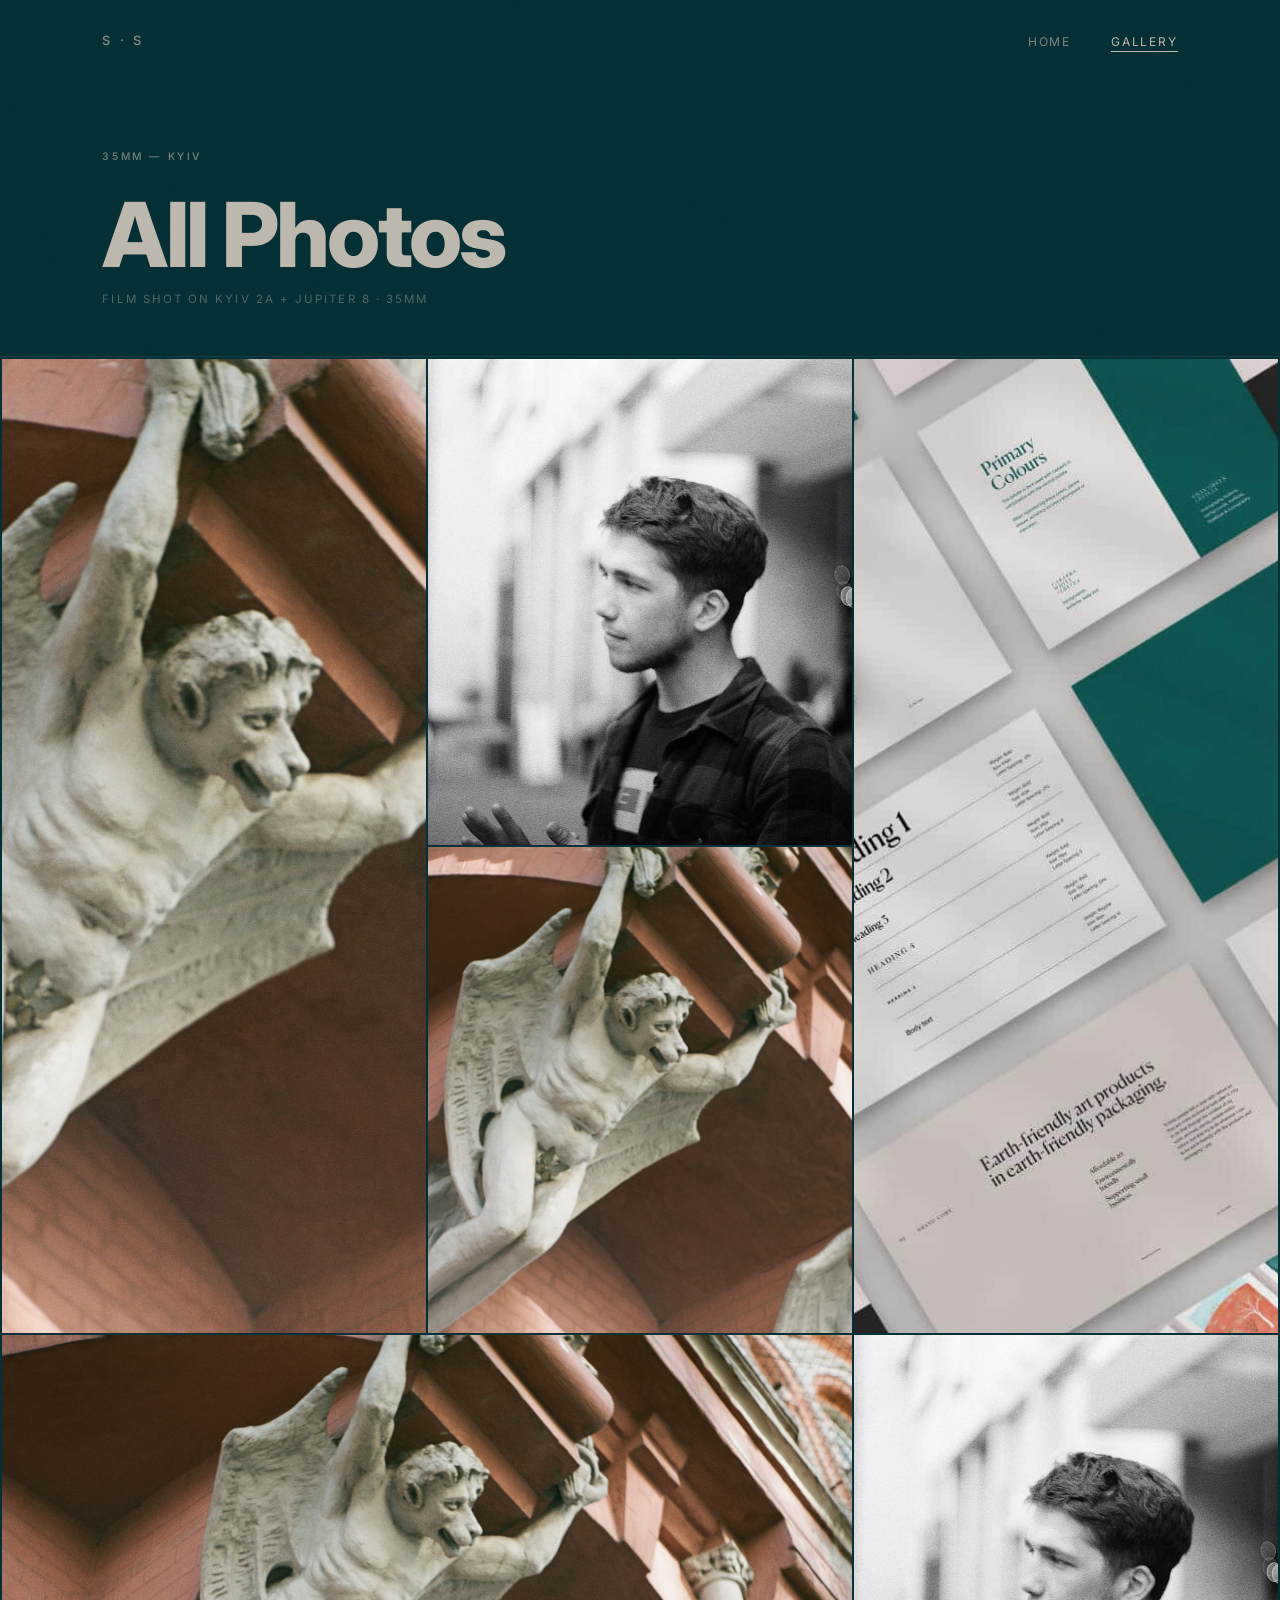
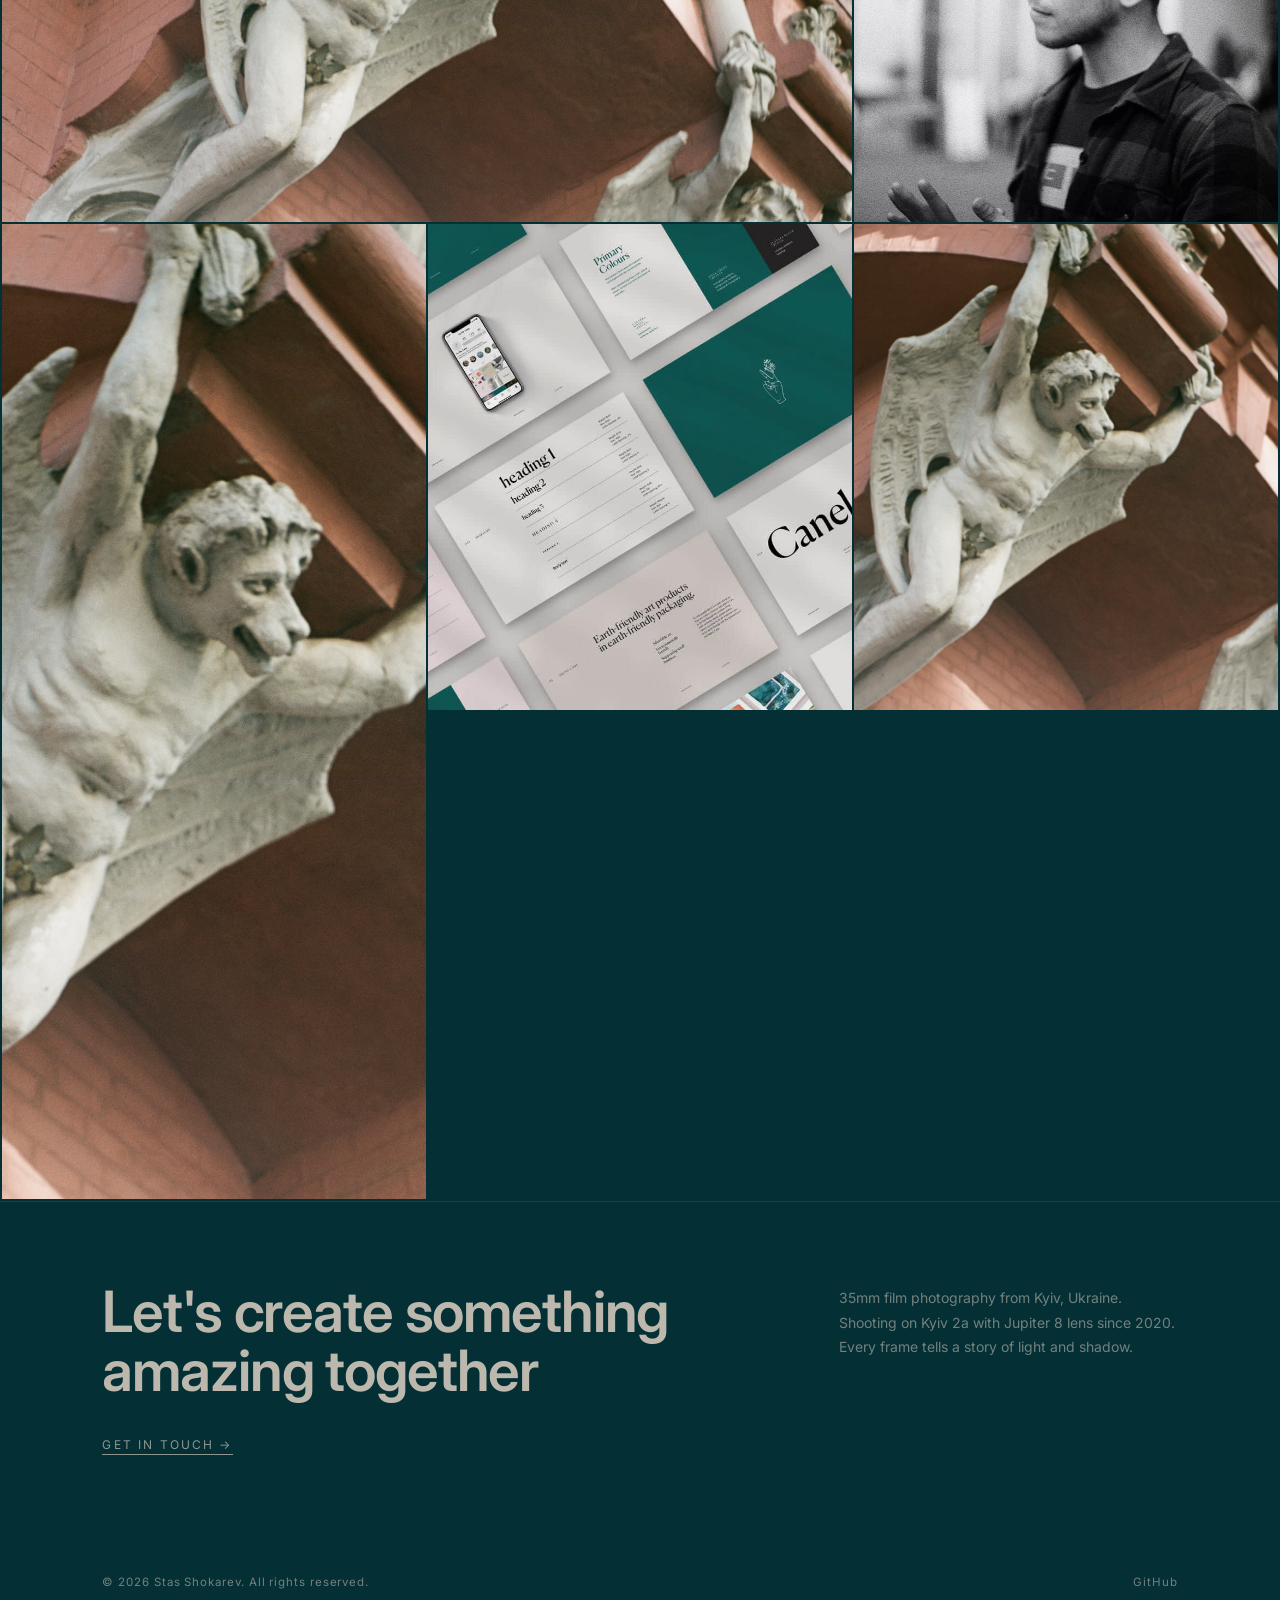
<file: gallery.html>
<!doctype html>
<html lang="en">
  <head>
    <meta charset="UTF-8" />
    <meta name="viewport" content="width=device-width, initial-scale=1.0" />
    <link rel="preconnect" href="https://fonts.googleapis.com" />
    <link rel="preconnect" href="https://fonts.gstatic.com" crossorigin />
    <link
      href="https://fonts.googleapis.com/css2?family=Inter:wght@300;400;500;600;700;800;900&display=swap"
      rel="stylesheet"
    />
    <link rel="stylesheet" href="style.css" />
    <link rel="stylesheet" href="gallery.css" />
    <title>Gallery — Stas Shokarev</title>
  </head>
  <body class="gallery-page">

    <header>
      <nav class="nav-container">
        <a href="index.html" class="nav-logo">S · S</a>
        <ul class="nav-list">
          <li><a href="index.html">Home</a></li>
          <li><a href="gallery.html" class="nav-active">Gallery</a></li>
        </ul>
      </nav>
    </header>

    <main class="gallery-main">

      <div class="gallery-header">
        <span class="section-label">35mm — Kyiv</span>
        <h1 class="gallery-title">All Photos</h1>
        <p class="gallery-sub">Film shot on Kyiv 2a + Jupiter 8 · 35mm</p>
      </div>

      <div class="photo-grid">

        <a href="photo.html" class="grid-item grid-item--tall">
          <div class="grid-item__img-wrap">
            <img src="image-placeholder.jpg" alt="Kyiv, 2024" loading="lazy" />
          </div>
          <div class="grid-item__overlay">
            <span class="grid-item__location">Kyiv, 2024</span>
            <span class="grid-item__num">01</span>
          </div>
        </a>

        <a href="photo.html" class="grid-item">
          <div class="grid-item__img-wrap">
            <img src="1.jpg" alt="Kyiv, 2023" loading="lazy" />
          </div>
          <div class="grid-item__overlay">
            <span class="grid-item__location">Kyiv, 2023</span>
            <span class="grid-item__num">02</span>
          </div>
        </a>

        <a href="photo.html" class="grid-item grid-item--tall">
          <div class="grid-item__img-wrap">
            <img src="To-The-Trees-branding-1.jpg" alt="Kyiv, 2023" loading="lazy" />
          </div>
          <div class="grid-item__overlay">
            <span class="grid-item__location">Kyiv, 2023</span>
            <span class="grid-item__num">03</span>
          </div>
        </a>

        <a href="photo.html" class="grid-item">
          <div class="grid-item__img-wrap">
            <img src="image-placeholder.jpg" alt="Kyiv, 2024" loading="lazy" />
          </div>
          <div class="grid-item__overlay">
            <span class="grid-item__location">Kyiv, 2024</span>
            <span class="grid-item__num">04</span>
          </div>
        </a>

        <a href="photo.html" class="grid-item grid-item--wide">
          <div class="grid-item__img-wrap">
            <img src="image-placeholder.jpg" alt="Kyiv, 2022" loading="lazy" />
          </div>
          <div class="grid-item__overlay">
            <span class="grid-item__location">Kyiv, 2022</span>
            <span class="grid-item__num">05</span>
          </div>
        </a>

        <a href="photo.html" class="grid-item">
          <div class="grid-item__img-wrap">
            <img src="1.jpg" alt="Kyiv, 2024" loading="lazy" />
          </div>
          <div class="grid-item__overlay">
            <span class="grid-item__location">Kyiv, 2024</span>
            <span class="grid-item__num">06</span>
          </div>
        </a>

        <a href="photo.html" class="grid-item grid-item--tall">
          <div class="grid-item__img-wrap">
            <img src="image-placeholder.jpg" alt="Kyiv, 2021" loading="lazy" />
          </div>
          <div class="grid-item__overlay">
            <span class="grid-item__location">Kyiv, 2021</span>
            <span class="grid-item__num">07</span>
          </div>
        </a>

        <a href="photo.html" class="grid-item">
          <div class="grid-item__img-wrap">
            <img src="To-The-Trees-branding-1.jpg" alt="Kyiv, 2022" loading="lazy" />
          </div>
          <div class="grid-item__overlay">
            <span class="grid-item__location">Kyiv, 2022</span>
            <span class="grid-item__num">08</span>
          </div>
        </a>

        <a href="photo.html" class="grid-item">
          <div class="grid-item__img-wrap">
            <img src="image-placeholder.jpg" alt="Kyiv, 2020" loading="lazy" />
          </div>
          <div class="grid-item__overlay">
            <span class="grid-item__location">Kyiv, 2020</span>
            <span class="grid-item__num">09</span>
          </div>
        </a>

      </div>
    </main>

    <footer data-textcolor="#bcb8ad" data-bgcolor="#032f35" class="footer">
      <div class="footer__wrapper">
        <div class="footer__column footer__column--primary">
          <h3 class="footer__title">
            Let's create something<br />amazing together
          </h3>
          <a href="mailto:kievonfire@gmail.com" class="footer__cta">Get in touch →</a>
        </div>
        <div class="footer__column footer__column--secondary">
          <p class="footer__text">
            35mm film photography from Kyiv, Ukraine. Shooting on Kyiv 2a with
            Jupiter 8 lens since 2020. Every frame tells a story of light and shadow.
          </p>
        </div>
        <div class="footer__copyright">
          <span>© <span data-current-year>2025</span> Stas Shokarev. All rights reserved.</span>
          <a href="https://github.com/microna">GitHub</a>
        </div>
      </div>
    </footer>
    <script>
      document.querySelectorAll("[data-current-year]").forEach((el) => {
        el.textContent = new Date().getFullYear();
      });
    </script>

  </body>
</html>
</file>
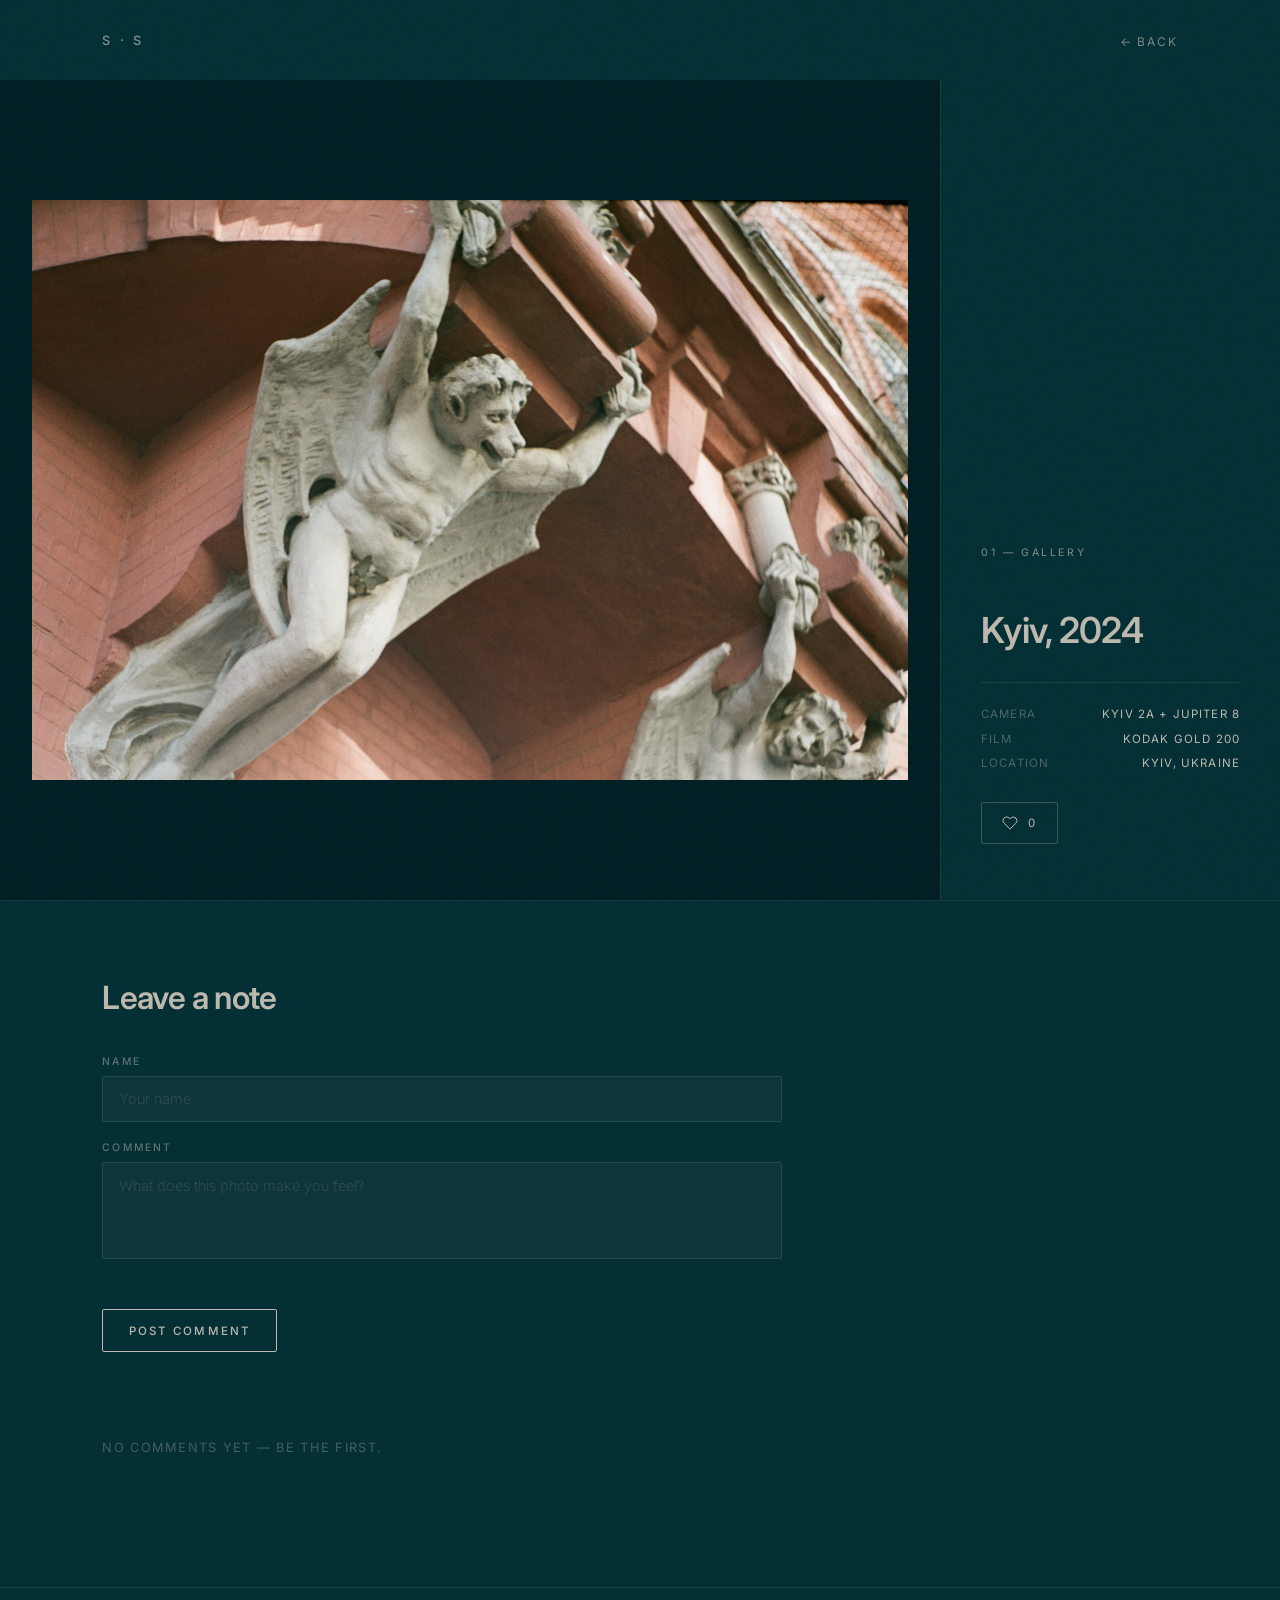
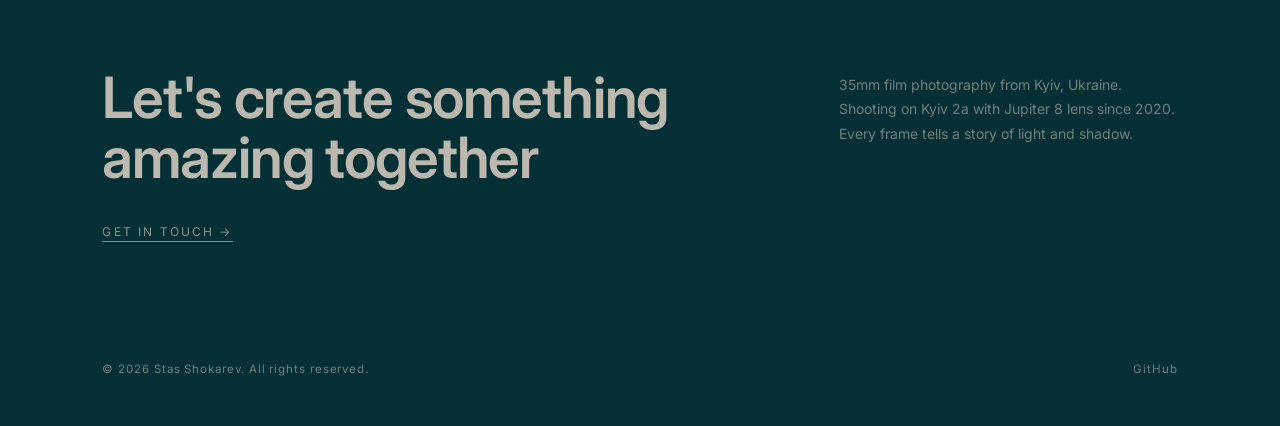
<file: photo.html>
<!doctype html>
<html lang="en">
  <head>
    <meta charset="UTF-8" />
    <meta name="viewport" content="width=device-width, initial-scale=1.0" />
    <link rel="preconnect" href="https://fonts.googleapis.com" />
    <link rel="preconnect" href="https://fonts.gstatic.com" crossorigin />
    <link
      href="https://fonts.googleapis.com/css2?family=Inter:wght@300;400;500;600;700;800;900&display=swap"
      rel="stylesheet"
    />
    <link rel="stylesheet" href="style.css" />
    <link rel="stylesheet" href="photo.css" />
    <title>Kyiv, 2024 — Stas Shokarev</title>
  </head>
  <body class="photo-page">
    <!-- Film grain (inherited from style.css body::after) -->

    <header>
      <nav class="nav-container">
        <a href="index.html" class="nav-logo">S · S</a>
        <ul class="nav-list">
          <li><a href="index.html">← Back</a></li>
        </ul>
      </nav>
    </header>

    <main class="photo-main">

      <!-- Photo hero -->
      <section class="photo-hero">
        <div class="photo-hero__image-wrap">
          <button type="button" class="photo-hero__open" id="openLightbox" aria-label="View photo full size">
            <img
              src="image-placeholder.jpg"
              data-full="image-placeholder.jpg"
              alt="Kyiv, 2024"
              class="photo-hero__img"
            />
            <span class="photo-hero__hint" aria-hidden="true">View full size</span>
          </button>
        </div>
        <div class="photo-hero__meta">
          <span class="section-label">01 — Gallery</span>
          <h1 class="photo-title">Kyiv, 2024</h1>
          <ul class="photo-details">
            <li><span>Camera</span>Kyiv 2a + Jupiter 8</li>
            <li><span>Film</span>Kodak Gold 200</li>
            <li><span>Location</span>Kyiv, Ukraine</li>
          </ul>
          <button class="like-btn" id="likeBtn" aria-label="Like this photo">
            <svg class="like-btn__icon" viewBox="0 0 24 24" fill="none" xmlns="http://www.w3.org/2000/svg">
              <path d="M20.84 4.61a5.5 5.5 0 0 0-7.78 0L12 5.67l-1.06-1.06a5.5 5.5 0 0 0-7.78 7.78l1.06 1.06L12 21.23l7.78-7.78 1.06-1.06a5.5 5.5 0 0 0 0-7.78z"
                stroke="currentColor" stroke-width="1.5" stroke-linecap="round" stroke-linejoin="round"/>
            </svg>
            <span class="like-btn__count" id="likeCount">0</span>
          </button>
        </div>
      </section>

      <!-- Comments -->
      <section class="comments-section">
        <div class="comments-inner">
          <h2 class="comments-heading">Leave a note</h2>

          <form class="comment-form" id="commentForm" novalidate>
            <div class="form-row">
              <div class="form-group">
                <label for="commentName">Name</label>
                <input type="text" id="commentName" placeholder="Your name" maxlength="60" autocomplete="off" />
              </div>
            </div>
            <div class="form-group">
              <label for="commentText">Comment</label>
              <textarea id="commentText" placeholder="What does this photo make you feel?" maxlength="500" rows="4"></textarea>
            </div>
            <p class="form-error" id="formError" aria-live="polite"></p>
            <button type="submit" class="primary-button submit-btn">Post comment</button>
          </form>

          <div class="comments-list" id="commentsList">
            <!-- rendered by photo.js -->
          </div>
        </div>
      </section>

    </main>

    <!-- Fullscreen viewer: opened by clicking the photo, driven by photo.js -->
    <div class="lightbox" id="lightbox" role="dialog" aria-modal="true" aria-label="Photo viewer" hidden>
      <div class="lightbox__stage" id="lightboxStage">
        <img class="lightbox__img" id="lightboxImg" alt="" draggable="false" />
        <p class="lightbox__status" aria-live="polite">Loading…</p>
      </div>
      <div class="lightbox__bar">
        <p class="lightbox__hint">
          <span class="lightbox__hint--pointer">Click or scroll to zoom · Drag to pan · Esc to close</span>
          <span class="lightbox__hint--touch">Pinch or tap to zoom · Drag to pan</span>
        </p>
        <div class="lightbox__controls">
          <button type="button" class="lightbox__btn" data-action="zoom-out" aria-label="Zoom out">−</button>
          <span class="lightbox__zoom" id="lightboxZoom" aria-live="polite"></span>
          <button type="button" class="lightbox__btn" data-action="zoom-in" aria-label="Zoom in">+</button>
          <button type="button" class="lightbox__btn" data-action="fit">Fit</button>
          <button type="button" class="lightbox__btn" data-action="close" aria-label="Close viewer">Close ✕</button>
        </div>
      </div>
    </div>

    <footer data-textcolor="#bcb8ad" data-bgcolor="#032f35" class="footer">
      <div class="footer__wrapper">
        <div class="footer__column footer__column--primary">
          <h3 class="footer__title">
            Let's create something<br />amazing together
          </h3>
          <a href="mailto:kievonfire@gmail.com" class="footer__cta">Get in touch →</a>
        </div>
        <div class="footer__column footer__column--secondary">
          <p class="footer__text">
            35mm film photography from Kyiv, Ukraine. Shooting on Kyiv 2a with
            Jupiter 8 lens since 2020. Every frame tells a story of light and shadow.
          </p>
        </div>
        <div class="footer__copyright">
          <span>© <span data-current-year>2025</span> Stas Shokarev. All rights reserved.</span>
          <a href="https://github.com/microna">GitHub</a>
        </div>
      </div>
    </footer>
    <script>
      document.querySelectorAll("[data-current-year]").forEach((el) => {
        el.textContent = new Date().getFullYear();
      });
    </script>

    <script src="photo.js"></script>
  </body>
</html>
</file>
<file: style.css>
/* ── Variables ── */
:root {
  --font-display: 'Inter', sans-serif;
  --font-body: 'Inter', sans-serif;
  --text-color: #bcb8ad;
  --bg-color: #032f35;
  --ease: cubic-bezier(0.25, 0.46, 0.45, 0.94);

  /* Grid — every section's content sits between the two gutters */
  --gutter: 8vw;

  /* Type scale */
  --fs-display: clamp(4.5rem, 10.5vw, 12rem);
  --fs-h2: clamp(2.25rem, 1rem + 3.2vw, 4rem);
  --fs-eyebrow: 0.65rem;
  --ls-eyebrow: 0.25em;

  /* Minimum opacity for any readable text */
  --text-muted: 0.6;

  /* Button */
  --btn-height: 43px;
  --btn-font-size: 0.72rem;
}

/* ── Locomotive Scroll ── */
html.has-scroll-smooth { overflow: hidden; }
html.has-scroll-dragging { user-select: none; }
.has-scroll-smooth body { overflow: hidden; }

/* ── Reset ── */
*, *::before, *::after {
  box-sizing: border-box;
  margin: 0;
  padding: 0;
}

html {
  overscroll-behavior: none;
}

body {
  font-family: var(--font-body);
  color: var(--text-color);
  background: var(--bg-color);
  transition: background-color 0.6s var(--ease), color 0.6s var(--ease);
  overflow-x: hidden;
  max-width: 100%;
  overscroll-behavior: none;
}

a {
  text-decoration: none;
  color: inherit;
}

ul { list-style: none; }

/* Film grain */
body::after {
  content: '';
  position: fixed;
  inset: 0;
  background-image: url("data:image/svg+xml,%3Csvg viewBox='0 0 200 200' xmlns='http://www.w3.org/2000/svg'%3E%3Cfilter id='n'%3E%3CfeTurbulence type='fractalNoise' baseFrequency='0.85' numOctaves='4' stitchTiles='stitch'/%3E%3C/filter%3E%3Crect width='100%25' height='100%25' filter='url(%23n)' opacity='0.06'/%3E%3C/svg%3E");
  pointer-events: none;
  z-index: 9999;
  opacity: 0.18;
  mix-blend-mode: overlay;
}

/* ── Typography ── */
h2 {
  font-family: var(--font-display);
  font-size: var(--fs-h2);
  font-weight: 600;
  line-height: 1.05;
  letter-spacing: -0.02em;
}

/* Shared eyebrow label: "01 — Gallery" */
.section-label {
  display: block;
  font-size: var(--fs-eyebrow);
  font-weight: 500;
  letter-spacing: var(--ls-eyebrow);
  text-transform: uppercase;
  opacity: var(--text-muted);
  margin-bottom: 1.25rem;
}

/* ── Nav ── */
header {
  position: fixed;
  top: 0;
  left: 0;
  width: 100%;
  z-index: 100;
}

.nav-container {
  display: flex;
  align-items: center;
  justify-content: space-between;
  padding: 28px var(--gutter);
  height: 80px;
}

.nav-logo {
  font-family: var(--font-body);
  font-size: 0.8rem;
  font-weight: 500;
  letter-spacing: 0.25em;
  text-transform: uppercase;
  opacity: 0.7;
  transition: opacity 0.3s ease;
}

.nav-logo:hover { opacity: 1; }

.nav-list {
  display: flex;
  gap: 2.5rem;
  align-items: center;
}

.nav-list a {
  font-size: 0.75rem;
  font-weight: 400;
  letter-spacing: 0.15em;
  text-transform: uppercase;
  opacity: 0.65;
  transition: opacity 0.3s ease;
  position: relative;
}

.nav-list a::after {
  content: '';
  position: absolute;
  bottom: -3px;
  left: 0;
  width: 0;
  height: 1px;
  background: currentColor;
  transition: width 0.35s var(--ease);
}

.nav-list a:hover { opacity: 1; }
.nav-list a:hover::after { width: 100%; }

/* ── Hero ── */
.hero {
  min-height: 100vh;
  width: 100%;
  position: relative;
  overflow: hidden;
}

.hero__inner {
  position: relative;
  height: 100vh;
}

h1 {
  font-family: var(--font-display);
  font-size: var(--fs-display);
  font-weight: 300;
  line-height: 0.9;
  letter-spacing: -0.01em;
  position: absolute;
  top: 15vh;
  left: var(--gutter);
  z-index: 4;
}

h1 span {
  display: block;
}

h1 span:first-child {
  font-weight: 900;
  letter-spacing: -0.03em;
}

h1 span:nth-child(2) {
  font-weight: 300;
  letter-spacing: -0.02em;
}

h1 span:last-child {
  font-weight: 400;
  font-size: 0.38em;
  letter-spacing: 0.18em;
  text-transform: uppercase;
  margin-top: 0.6em;
  opacity: var(--text-muted);
}

.hero-scroll-hint {
  position: absolute;
  bottom: 9vh;
  left: var(--gutter);
  display: flex;
  flex-direction: column;
  align-items: center;
  gap: 10px;
  opacity: var(--text-muted);
}

.hero-scroll-hint span {
  font-size: var(--fs-eyebrow);
  letter-spacing: 0.22em;
  text-transform: uppercase;
  writing-mode: vertical-rl;
}

.hero-scroll-hint::after {
  content: '';
  width: 1px;
  height: 55px;
  background: currentColor;
  animation: scrollLine 1.8s var(--ease) infinite;
}

@keyframes scrollLine {
  0%   { transform: scaleY(0); transform-origin: top; }
  49%  { transform: scaleY(1); transform-origin: top; }
  51%  { transform: scaleY(1); transform-origin: bottom; }
  100% { transform: scaleY(0); transform-origin: bottom; }
}

.year-badge {
  position: absolute;
  top: 18vh;
  right: var(--gutter);
  font-size: var(--fs-eyebrow);
  letter-spacing: var(--ls-eyebrow);
  text-transform: uppercase;
  opacity: var(--text-muted);
  writing-mode: vertical-rl;
}

.text-pin {
  position: absolute;
  bottom: 8vh;
  right: var(--gutter);
  width: 200px;
  display: flex;
  flex-direction: column;
  gap: 1.75rem;
}

.text-pin p {
  font-size: 0.75rem;
  letter-spacing: 0.1em;
  text-transform: uppercase;
  line-height: 1.8;
  opacity: var(--text-muted);
}

/* ── Button ── */
.primary-button {
  display: inline-flex;
  align-items: center;
  justify-content: center;
  gap: 0.6rem;
  width: fit-content;
  height: var(--btn-height);
  padding: 0 1.6rem;
  font-family: var(--font-body);
  font-size: var(--btn-font-size);
  font-weight: 500;
  letter-spacing: 0.18em;
  text-transform: uppercase;
  white-space: nowrap;
  border: 1px solid currentColor;
  border-radius: 2px;
  cursor: pointer;
  transition: background-color 0.3s var(--ease), color 0.3s var(--ease),
    border-color 0.3s var(--ease);
  background: transparent;
  color: inherit;
}

.primary-button svg {
  width: 16px;
  height: 16px;
  flex-shrink: 0;
}

/* Hover: outline fills in, filled empties out */
.primary-button:hover {
  background: currentColor;
  color: var(--bg-color);
}

.primary-button--filled {
  background: var(--text-color);
  border-color: var(--text-color);
  color: var(--bg-color);
}

.primary-button--filled:hover {
  background: transparent;
  color: var(--text-color);
}

/* ── Horizontal Scroll ── */
.horizontal-scroll {
  height: 100vh;
  overflow: hidden;
  display: flex;
  position: relative;
}

.pin-wrap {
  height: 100vh;
  display: flex;
  align-items: center;
  padding: 0 var(--gutter);
  gap: 5vw;
}

.pin-wrap__intro {
  min-width: 32vw;
  flex-shrink: 0;
}

.photo-item {
  flex-shrink: 0;
  display: flex;
  flex-direction: column;
  gap: 0.9rem;
  cursor: pointer;
}

.photo-item:nth-child(even) { margin-top: 8vh; }
.photo-item:nth-child(odd)  { margin-top: -6vh; }

.photo-item img {
  height: 68vh;
  width: auto;
  object-fit: cover;
  display: block;
  transition: transform 0.5s var(--ease), filter 0.4s ease;
  filter: grayscale(10%);
}

.photo-item:hover img {
  transform: scale(1.015);
  filter: grayscale(0%);
}

.photo-item-meta {
  display: flex;
  align-items: center;
  justify-content: space-between;
}

.photo-item h4 {
  font-size: 0.68rem;
  font-weight: 400;
  letter-spacing: 0.15em;
  text-transform: uppercase;
  opacity: var(--text-muted);
}

.photo-item-num {
  font-size: 0.75rem;
  font-weight: 300;
  letter-spacing: 0.1em;
  opacity: var(--text-muted);
}

/* Closing panel at the end of a strip: copy + call to action */
.pin-wrap__outro {
  flex-shrink: 0;
  width: 24vw;
  display: flex;
  flex-direction: column;
  gap: 2rem;
}

.pin-wrap__outro p {
  font-size: 0.9rem;
  line-height: 1.75;
  opacity: 0.75;
  letter-spacing: 0.02em;
}

/* ── About ── */
.about {
  padding: 130px var(--gutter);
  min-height: 100vh;
  display: flex;
  flex-direction: column;
  justify-content: center;
  gap: 4rem;
  max-width: 100%;
}

.about__header .section-label {
  margin-bottom: 0;
}

.about__body {
  display: grid;
  grid-template-columns: 1fr 1fr;
  gap: 8vw;
  align-items: start;
}

.about__text {
  display: flex;
  flex-direction: column;
  gap: 1.5rem;
  padding-top: 0.5rem;
}

.about__text p {
  font-size: 1rem;
  line-height: 1.8;
  opacity: 0.75;
  font-weight: 300;
}

/* ── Camera ── */
.camera {
  min-height: 100vh;
  width: 100%;
  display: flex;
  align-items: center;
  overflow: hidden;
  position: relative;
  padding: 0 var(--gutter);
}

/* giant decorative year behind the model — sits fully inside, on the right gutter.
   The extra 0.06em offsets the trailing negative letter-spacing so the glyphs,
   not the text box, land on the gutter. */
.camera-bg-year {
  position: absolute;
  right: calc(var(--gutter) + 0.06em);
  bottom: 0;
  font-family: var(--font-display);
  font-size: clamp(10rem, 22vw, 26rem);
  font-weight: 900;
  letter-spacing: -0.06em;
  color: rgba(188, 184, 173, 0.04);
  pointer-events: none;
  user-select: none;
  line-height: 0.8;
  white-space: nowrap;
}

.camera-wrapper {
  display: flex;
  flex-direction: column;
  align-items: stretch;
  width: 100%;
  padding: 60px 0;
  gap: 50px;
  position: relative;
  z-index: 1;
}

.camera-text {
  display: flex;
  flex-direction: column;
}

/* Specs table — same width as the heading above it */
.camera-specs {
  margin-top: 2.5rem;
  width: 100%;
  border-top: 1px solid rgba(188, 184, 173, 0.12);
}

.camera-specs__item {
  display: flex;
  justify-content: space-between;
  align-items: center;
  padding: 0.7rem 0;
  border-bottom: 1px solid rgba(188, 184, 173, 0.08);
}

.camera-specs__item dt {
  font-size: var(--fs-eyebrow);
  font-weight: 500;
  letter-spacing: 0.22em;
  text-transform: uppercase;
  opacity: var(--text-muted);
}

.camera-specs__item dd {
  font-size: 0.72rem;
  font-weight: 400;
  letter-spacing: 0.12em;
  text-transform: uppercase;
  opacity: 0.8;
}

/* 3D model frame with viewfinder corners via CSS gradients */
.model-frame {
  position: relative;
  width: 100%;
  padding: 16px;
  background:
    linear-gradient(rgba(188,184,173,0.3), rgba(188,184,173,0.3)) top    left  / 24px 1px,
    linear-gradient(rgba(188,184,173,0.3), rgba(188,184,173,0.3)) top    left  / 1px 24px,
    linear-gradient(rgba(188,184,173,0.3), rgba(188,184,173,0.3)) top    right / 24px 1px,
    linear-gradient(rgba(188,184,173,0.3), rgba(188,184,173,0.3)) top    right / 1px 24px,
    linear-gradient(rgba(188,184,173,0.3), rgba(188,184,173,0.3)) bottom left  / 24px 1px,
    linear-gradient(rgba(188,184,173,0.3), rgba(188,184,173,0.3)) bottom left  / 1px 24px,
    linear-gradient(rgba(188,184,173,0.3), rgba(188,184,173,0.3)) bottom right / 24px 1px,
    linear-gradient(rgba(188,184,173,0.3), rgba(188,184,173,0.3)) bottom right / 1px 24px;
  background-repeat: no-repeat;
}

.model-frame__corners { display: none; }

#container3D {
  background-color: transparent;
  width: 100% !important;
  height: 62vh !important;
  min-height: 380px;
  position: relative;
}

#container3D canvas {
  width: 100% !important;
  height: 100% !important;
  display: block;
}

@media (min-width: 768px) {
  #container3D { height: 78vh !important; }

  .camera-wrapper {
    flex-direction: row;
    justify-content: space-between;
    gap: 60px;
    align-items: center;
  }

  .camera-text { flex: 0 0 38%; }

  .model-frame { flex: 0 1 55%; }
}

/* ── Support ── */
.support {
  min-height: 80vh;
  display: flex;
  align-items: center;
  padding: 100px var(--gutter);
}

.support__inner {
  display: flex;
  flex-direction: column;
  align-items: flex-start;
  max-width: 760px;
  gap: 1.5rem;
}

.support__inner .section-label {
  margin-bottom: -0.25rem;
}

.support__heading {
  text-wrap: balance;
}

.support__sub {
  font-size: 1rem;
  line-height: 1.75;
  opacity: 0.65;
  font-weight: 300;
  max-width: 480px;
}

.support__inner .primary-button {
  margin-top: 0.5rem;
}

.support__note {
  font-size: 0.7rem;
  letter-spacing: 0.18em;
  text-transform: uppercase;
  opacity: var(--text-muted);
}

/* ── Footer ── */
.footer {
  padding: 80px var(--gutter) 50px;
  background: #032f35;
  border-top: 1px solid rgba(188, 184, 173, 0.12);
}

.footer__wrapper {
  display: flex;
  flex-wrap: wrap;
  gap: 60px;
}

.footer__column--primary {
  flex: 2;
  min-width: 280px;
}

.footer__column--secondary {
  flex: 1;
  min-width: 240px;
  align-self: flex-start;
}

.footer__title {
  font-family: var(--font-display);
  font-size: var(--fs-h2);
  font-weight: 600;
  line-height: 1.05;
  margin-bottom: 2rem;
  letter-spacing: -0.02em;
}

.footer__cta {
  display: inline-flex;
  align-items: center;
  gap: 0.5rem;
  font-size: 0.75rem;
  letter-spacing: 0.18em;
  text-transform: uppercase;
  opacity: 0.75;
  transition: opacity 0.3s ease, gap 0.35s var(--ease);
  border-bottom: 1px solid currentColor;
  padding-bottom: 2px;
}

.footer__cta:hover {
  opacity: 1;
  gap: 1rem;
}

/* top padding lines the paragraph's first line up with the heading's cap height */
.footer__text {
  font-size: 0.875rem;
  line-height: 1.75;
  opacity: var(--text-muted);
  padding-top: 0.35em;
}

.footer__social {
  display: flex;
  gap: 1.5rem;
  margin-top: 2.5rem;
}

.footer__social-link {
  display: inline-flex;
  transition: transform 0.3s ease, opacity 0.3s ease;
  opacity: var(--text-muted);
}

.footer__social-link:hover {
  transform: translateY(-3px);
  opacity: 1;
}

.footer__social-icon {
  width: 20px;
  height: 20px;
  fill: currentColor;
}

.footer__copyright {
  width: 100%;
  margin-top: 60px;
  font-size: 0.72rem;
  letter-spacing: 0.08em;
  opacity: var(--text-muted);
  display: flex;
  justify-content: space-between;
  align-items: center;
}

.footer__copyright a {
  transition: opacity 0.3s;
}

.footer__copyright a:hover { opacity: 0.7; }

/* ── Tablet (up to 1024px) ── */
@media (max-width: 1024px) {
  .about__body {
    gap: 5vw;
  }

  .pin-wrap__intro {
    min-width: 38vw;
  }
}

/* ── Mobile (up to 767px) ── */
@media (max-width: 767px) {
  :root {
    --gutter: 5vw;
    --fs-display: 17vw;
  }

  /* Nav */
  .nav-container {
    padding: 18px var(--gutter);
    height: 60px;
  }

  .nav-list {
    gap: 1.2rem;
  }

  .nav-list a {
    font-size: 0.68rem;
  }

  /* Hero */
  h1 {
    line-height: 0.92;
    top: 12vh;
  }

  .year-badge {
    display: none;
  }

  .hero-scroll-hint {
    bottom: 7vh;
  }

  .text-pin {
    bottom: 7vh;
    width: 160px;
    gap: 1.2rem;
  }

  .text-pin p {
    font-size: 0.65rem;
  }

  /* Horizontal scroll → vertical gallery on mobile */
  .horizontal-scroll {
    height: auto;
    overflow: visible;
    display: block;
  }

  .pin-wrap {
    height: auto;
    flex-direction: column;
    align-items: stretch;
    padding: 70px var(--gutter) 50px;
    gap: 1.5rem;
  }

  .pin-wrap__intro {
    min-width: 100%;
    margin-bottom: 0.5rem;
  }

  .photo-item {
    margin-top: 0 !important;
  }

  .pin-wrap__outro {
    width: auto;
    gap: 1.5rem;
    margin-top: 1rem;
  }

  .photo-item img {
    height: 65vw;
    width: 100%;
    object-fit: cover;
  }

  /* About */
  .about {
    padding: 80px var(--gutter) 60px;
    gap: 2.5rem;
    min-height: auto;
  }

  .about__body {
    grid-template-columns: 1fr;
    gap: 2rem;
  }

  /* Camera */
  #container3D {
    height: 50vh !important;
    min-height: 280px;
  }

  .camera-wrapper {
    padding: 50px 0;
    gap: 30px;
  }

  /* Support */
  .support {
    padding: 70px var(--gutter);
    min-height: auto;
  }

  /* Footer */
  .footer {
    padding: 60px var(--gutter) 40px;
  }

  .footer__wrapper {
    flex-direction: column;
    gap: 36px;
  }

  .footer__column--primary,
  .footer__column--secondary {
    min-width: 0;
  }

  .footer__copyright {
    flex-direction: column;
    gap: 0.4rem;
    align-items: flex-start;
    margin-top: 36px;
  }
}
</file>
<file: gallery.css>
/* ── Gallery page ── */
.gallery-page {
  background: #032f35;
  color: #bcb8ad;
  min-height: 100vh;
}

.gallery-main {
  padding-top: 80px; /* nav */
}

/* ── Header ── */
.gallery-header {
  padding: 70px 8vw 50px;
  display: flex;
  flex-direction: column;
  gap: 0.75rem;
  border-bottom: 1px solid rgba(188, 184, 173, 0.1);
}

.gallery-title {
  font-family: 'Inter', sans-serif;
  font-size: clamp(3rem, 7vw, 7rem);
  font-weight: 800;
  line-height: 0.9;
  letter-spacing: -0.03em;
  /* override global h1 positioning */
  position: static;
  top: auto;
  left: auto;
}

.gallery-sub {
  font-size: 0.72rem;
  letter-spacing: 0.18em;
  text-transform: uppercase;
  opacity: 0.4;
  margin-top: 0.25rem;
}

/* ── Active nav link ── */
.nav-active {
  opacity: 1 !important;
}
.nav-active::after {
  width: 100% !important;
}

/* ── Grid ── */
.photo-grid {
  display: grid;
  grid-template-columns: repeat(3, 1fr);
  grid-auto-rows: 38vw;
  gap: 2px;
  padding: 2px;
}

.grid-item {
  position: relative;
  overflow: hidden;
  display: block;
  cursor: pointer;
  background: #021f24;
}

.grid-item--tall {
  grid-row: span 2;
}

.grid-item--wide {
  grid-column: span 2;
}

/* Image */
.grid-item__img-wrap {
  width: 100%;
  height: 100%;
  overflow: hidden;
}

.grid-item__img-wrap img {
  width: 100%;
  height: 100%;
  object-fit: cover;
  display: block;
  filter: grayscale(15%);
  transform: scale(1.03);
  transition:
    transform 0.7s cubic-bezier(0.25, 0.46, 0.45, 0.94),
    filter 0.5s ease;
}

.grid-item:hover .grid-item__img-wrap img {
  transform: scale(1);
  filter: grayscale(0%);
}

/* Overlay */
.grid-item__overlay {
  position: absolute;
  inset: 0;
  background: linear-gradient(to top, rgba(2, 18, 20, 0.75) 0%, transparent 45%);
  display: flex;
  align-items: flex-end;
  justify-content: space-between;
  padding: 1.5rem 1.75rem;
  opacity: 0;
  transition: opacity 0.4s ease;
}

.grid-item:hover .grid-item__overlay {
  opacity: 1;
}

.grid-item__location {
  font-size: 0.7rem;
  font-weight: 500;
  letter-spacing: 0.18em;
  text-transform: uppercase;
  color: #e8e2d9;
}

.grid-item__num {
  font-size: 0.65rem;
  font-weight: 300;
  letter-spacing: 0.12em;
  color: #e8e2d9;
  opacity: 0.5;
}

/* ── Tablet ── */
@media (max-width: 900px) {
  .photo-grid {
    grid-template-columns: repeat(2, 1fr);
    grid-auto-rows: 52vw;
  }

  .grid-item--wide {
    grid-column: span 2;
  }
}

/* ── Mobile ── */
@media (max-width: 540px) {
  .gallery-header {
    padding: 50px 5vw 35px;
  }

  .photo-grid {
    grid-template-columns: 1fr 1fr;
    grid-auto-rows: 48vw;
    gap: 2px;
  }

  /* reset all spans on small screens for a clean 2-col flow */
  .grid-item--tall,
  .grid-item--wide {
    grid-row: span 1;
    grid-column: span 1;
  }

  .grid-item__overlay {
    opacity: 1;
    background: linear-gradient(to top, rgba(2, 18, 20, 0.6) 0%, transparent 60%);
  }
}
</file>
<file: photo.css>
/* ── Photo page overrides ── */
.photo-page {
  --header-h: 80px; /* matches .nav-container height in style.css */
  background: #032f35;
  color: #bcb8ad;
  min-height: 100vh;
}

/* Header gets a solid, blurred backdrop once the page scrolls (class set in photo.js) */
.photo-page header {
  transition: background-color 0.3s ease, backdrop-filter 0.3s ease,
    border-color 0.3s ease;
  border-bottom: 1px solid transparent;
}

.photo-page header.is-scrolled {
  background: rgba(3, 47, 53, 0.88);
  -webkit-backdrop-filter: blur(12px);
  backdrop-filter: blur(12px);
  border-bottom-color: rgba(188, 184, 173, 0.1);
}

/* ── Photo hero ── */
.photo-main {
  padding-top: var(--header-h);
}

.photo-hero {
  display: grid;
  grid-template-columns: 1fr 340px;
  align-items: start;
}

/* Even dark mat around the photo so it never touches the edges */
.photo-hero__image-wrap {
  height: calc(100vh - var(--header-h));
  padding: clamp(1rem, 2.5vw, 2.5rem);
  background: #021f24;
}

.photo-hero__open {
  position: relative;
  display: block;
  width: 100%;
  height: 100%;
  padding: 0;
  border: 0;
  background: none;
  color: inherit;
  cursor: zoom-in;
}

.photo-hero__open:focus-visible {
  outline: 1px solid rgba(188, 184, 173, 0.6);
  outline-offset: 6px;
}

/* Whole frame, never cropped — letterboxed on the dark background */
.photo-hero__img {
  width: 100%;
  height: 100%;
  max-height: calc(100vh - var(--header-h));
  object-fit: contain;
  display: block;
  filter: grayscale(10%);
  transition: filter 0.4s ease;
}

.photo-hero__open:hover .photo-hero__img {
  filter: grayscale(0%);
}

.photo-hero__hint {
  position: absolute;
  right: 0.75rem;
  bottom: 0.75rem;
  padding: 0.5rem 0.75rem;
  background: rgba(2, 31, 36, 0.75);
  font-size: 0.62rem;
  font-weight: 500;
  letter-spacing: 0.2em;
  text-transform: uppercase;
  opacity: 0;
  transition: opacity 0.3s ease;
  pointer-events: none;
}

.photo-hero__open:hover .photo-hero__hint,
.photo-hero__open:focus-visible .photo-hero__hint {
  opacity: 0.85;
}

/* Touch screens have no hover: keep the hint quietly visible */
@media (hover: none) {
  .photo-hero__hint { opacity: 0.7; }
}

/* Sticky sidebar sits below the fixed header, never under it */
.photo-hero__meta {
  position: sticky;
  top: var(--header-h);
  height: calc(100vh - var(--header-h));
  display: flex;
  flex-direction: column;
  justify-content: flex-end;
  padding: 3rem 2.5rem 3.5rem;
  border-left: 1px solid rgba(188, 184, 173, 0.1);
  gap: 2rem;
}

.photo-title {
  font-family: 'Inter', sans-serif;
  font-size: clamp(1.8rem, 2.8vw, 3rem);
  font-weight: 600;
  line-height: 1.1;
  letter-spacing: -0.02em;
  /* override the global h1 positioning */
  position: static;
  top: auto;
  left: auto;
}

/* Details list */
.photo-details {
  list-style: none;
  display: flex;
  flex-direction: column;
  gap: 0.65rem;
  padding: 0;
  border-top: 1px solid rgba(188, 184, 173, 0.12);
  padding-top: 1.5rem;
}

.photo-details li {
  display: flex;
  justify-content: space-between;
  font-size: 0.72rem;
  letter-spacing: 0.1em;
  text-transform: uppercase;
}

.photo-details li span {
  opacity: 0.4;
  font-weight: 400;
}

/* ── Like button ── */
.like-btn {
  display: inline-flex;
  align-items: center;
  gap: 0.6rem;
  background: transparent;
  border: 1px solid rgba(188, 184, 173, 0.3);
  border-radius: 2px;
  color: #bcb8ad;
  font-family: 'Inter', sans-serif;
  font-size: 0.72rem;
  letter-spacing: 0.18em;
  text-transform: uppercase;
  padding: 0.75rem 1.25rem;
  cursor: pointer;
  transition: border-color 0.3s ease, color 0.3s ease, background 0.3s ease;
  align-self: flex-start;
}

.like-btn__icon {
  width: 16px;
  height: 16px;
  flex-shrink: 0;
  transition: fill 0.3s ease, transform 0.35s cubic-bezier(0.34, 1.56, 0.64, 1);
}

.like-btn.liked {
  border-color: #e3857a;
  color: #e3857a;
}

.like-btn.liked .like-btn__icon {
  fill: #e3857a;
  transform: scale(1.2);
}

.like-btn:hover:not(.liked) {
  border-color: rgba(188, 184, 173, 0.6);
}

/* ── Comments ── */
.comments-section {
  padding: 80px 8vw 100px;
  border-top: 1px solid rgba(188, 184, 173, 0.1);
}

.comments-inner {
  max-width: 680px;
}

.comments-heading {
  font-size: clamp(1.4rem, 2.5vw, 2.2rem);
  font-weight: 600;
  letter-spacing: -0.02em;
  margin-bottom: 2.5rem;
  max-width: none;
}

/* Form */
.comment-form {
  display: flex;
  flex-direction: column;
  gap: 1.2rem;
  margin-bottom: 3.5rem;
}

.form-row {
  display: grid;
  grid-template-columns: 1fr;
}

.form-group {
  display: flex;
  flex-direction: column;
  gap: 0.5rem;
}

.form-group label {
  font-size: 0.65rem;
  letter-spacing: 0.2em;
  text-transform: uppercase;
  opacity: 0.5;
  font-weight: 500;
}

.form-group input,
.form-group textarea {
  background: rgba(188, 184, 173, 0.05);
  border: 1px solid rgba(188, 184, 173, 0.15);
  border-radius: 2px;
  color: #bcb8ad;
  font-family: 'Inter', sans-serif;
  font-size: 0.9rem;
  font-weight: 300;
  padding: 0.85rem 1rem;
  resize: none;
  outline: none;
  transition: border-color 0.3s ease;
}

.form-group input::placeholder,
.form-group textarea::placeholder {
  opacity: 0.35;
}

.form-group input:focus,
.form-group textarea:focus {
  border-color: rgba(188, 184, 173, 0.45);
}

.form-error {
  font-size: 0.72rem;
  letter-spacing: 0.1em;
  color: #e3857a;
  min-height: 1em;
}

.submit-btn {
  align-self: flex-start;
}

/* Comment list */
.comments-list {
  display: flex;
  flex-direction: column;
  gap: 0;
}

.comment-item {
  padding: 1.5rem 0;
  border-top: 1px solid rgba(188, 184, 173, 0.1);
}

.comment-item:last-child {
  border-bottom: 1px solid rgba(188, 184, 173, 0.1);
}

.comment-item__header {
  display: flex;
  align-items: baseline;
  gap: 1rem;
  margin-bottom: 0.6rem;
}

.comment-item__name {
  font-size: 0.75rem;
  font-weight: 600;
  letter-spacing: 0.12em;
  text-transform: uppercase;
}

.comment-item__date {
  font-size: 0.65rem;
  opacity: 0.35;
  letter-spacing: 0.08em;
}

.comment-item__text {
  font-size: 0.9rem;
  line-height: 1.75;
  opacity: 0.7;
  font-weight: 300;
}

.comments-empty {
  font-size: 0.8rem;
  opacity: 0.35;
  letter-spacing: 0.1em;
  text-transform: uppercase;
  padding: 2rem 0;
}

/* ── Lightbox ── */
html.lightbox-open {
  overflow: hidden;
}

/* Above the film grain (z-index 9999) so details stay clean */
.lightbox {
  position: fixed;
  inset: 0;
  z-index: 10000;
  display: flex;
  flex-direction: column;
  background: #021f24;
  color: #bcb8ad;
}

.lightbox[hidden] {
  display: none;
}

.lightbox__stage {
  position: relative;
  flex: 1;
  overflow: hidden;
  touch-action: none;
  cursor: zoom-in;
}

.lightbox__stage.is-zoomed { cursor: grab; }
.lightbox__stage.is-dragging { cursor: grabbing; }

.lightbox__img {
  position: absolute;
  top: 0;
  left: 0;
  max-width: none;
  transform-origin: 0 0;
  user-select: none;
  -webkit-user-drag: none;
  will-change: transform;
}

.lightbox__img.is-animating {
  transition: transform 0.3s cubic-bezier(0.25, 0.46, 0.45, 0.94);
}

.lightbox__status {
  position: absolute;
  inset: 0;
  display: none;
  align-items: center;
  justify-content: center;
  font-size: 0.65rem;
  letter-spacing: 0.25em;
  text-transform: uppercase;
  opacity: 0.6;
}

.lightbox.is-loading .lightbox__status { display: flex; }
.lightbox.is-loading .lightbox__img { visibility: hidden; }

.lightbox__bar {
  display: flex;
  align-items: center;
  justify-content: space-between;
  gap: 1rem;
  padding: 0.85rem clamp(1rem, 2.5vw, 2.5rem);
  border-top: 1px solid rgba(188, 184, 173, 0.1);
}

.lightbox__hint {
  font-size: 0.62rem;
  letter-spacing: 0.2em;
  text-transform: uppercase;
  opacity: 0.6;
}

.lightbox__hint--touch { display: none; }

@media (hover: none) {
  .lightbox__hint--pointer { display: none; }
  .lightbox__hint--touch { display: inline; }
}

.lightbox__controls {
  display: flex;
  align-items: center;
  gap: 0.5rem;
  margin-left: auto;
}

.lightbox__btn {
  min-width: 36px;
  height: 36px;
  padding: 0 0.85rem;
  background: transparent;
  border: 1px solid rgba(188, 184, 173, 0.3);
  border-radius: 2px;
  color: inherit;
  font-family: 'Inter', sans-serif;
  font-size: 0.65rem;
  font-weight: 500;
  letter-spacing: 0.15em;
  text-transform: uppercase;
  cursor: pointer;
  transition: border-color 0.3s ease, background 0.3s ease;
}

.lightbox__btn[data-action="zoom-in"],
.lightbox__btn[data-action="zoom-out"] {
  padding: 0;
  font-size: 1rem;
  letter-spacing: 0;
}

.lightbox__btn:hover,
.lightbox__btn:focus-visible {
  border-color: rgba(188, 184, 173, 0.7);
  outline: none;
}

.lightbox__zoom {
  min-width: 4.5ch;
  font-size: 0.65rem;
  letter-spacing: 0.1em;
  text-align: center;
  font-variant-numeric: tabular-nums;
  opacity: 0.8;
}

/* ── Responsive ── */
@media (max-width: 900px) {
  .photo-hero {
    grid-template-columns: 1fr;
  }

  .photo-hero__image-wrap {
    height: auto;
    padding: 0;
  }

  .photo-hero__open,
  .photo-hero__img {
    height: auto;
  }

  .photo-hero__meta {
    position: static;
    height: auto;
    border-left: none;
    border-top: 1px solid rgba(188, 184, 173, 0.1);
    padding: 2rem 5vw 2.5rem;
  }
}

@media (max-width: 767px) {
  .photo-page {
    --header-h: 60px;
  }

  .lightbox__hint { display: none; }

  .lightbox__controls {
    width: 100%;
    justify-content: space-between;
  }

  .comments-section {
    padding: 60px 5vw 70px;
  }

  .photo-title {
    font-size: clamp(1.5rem, 7vw, 2.2rem);
  }
}
</file>
